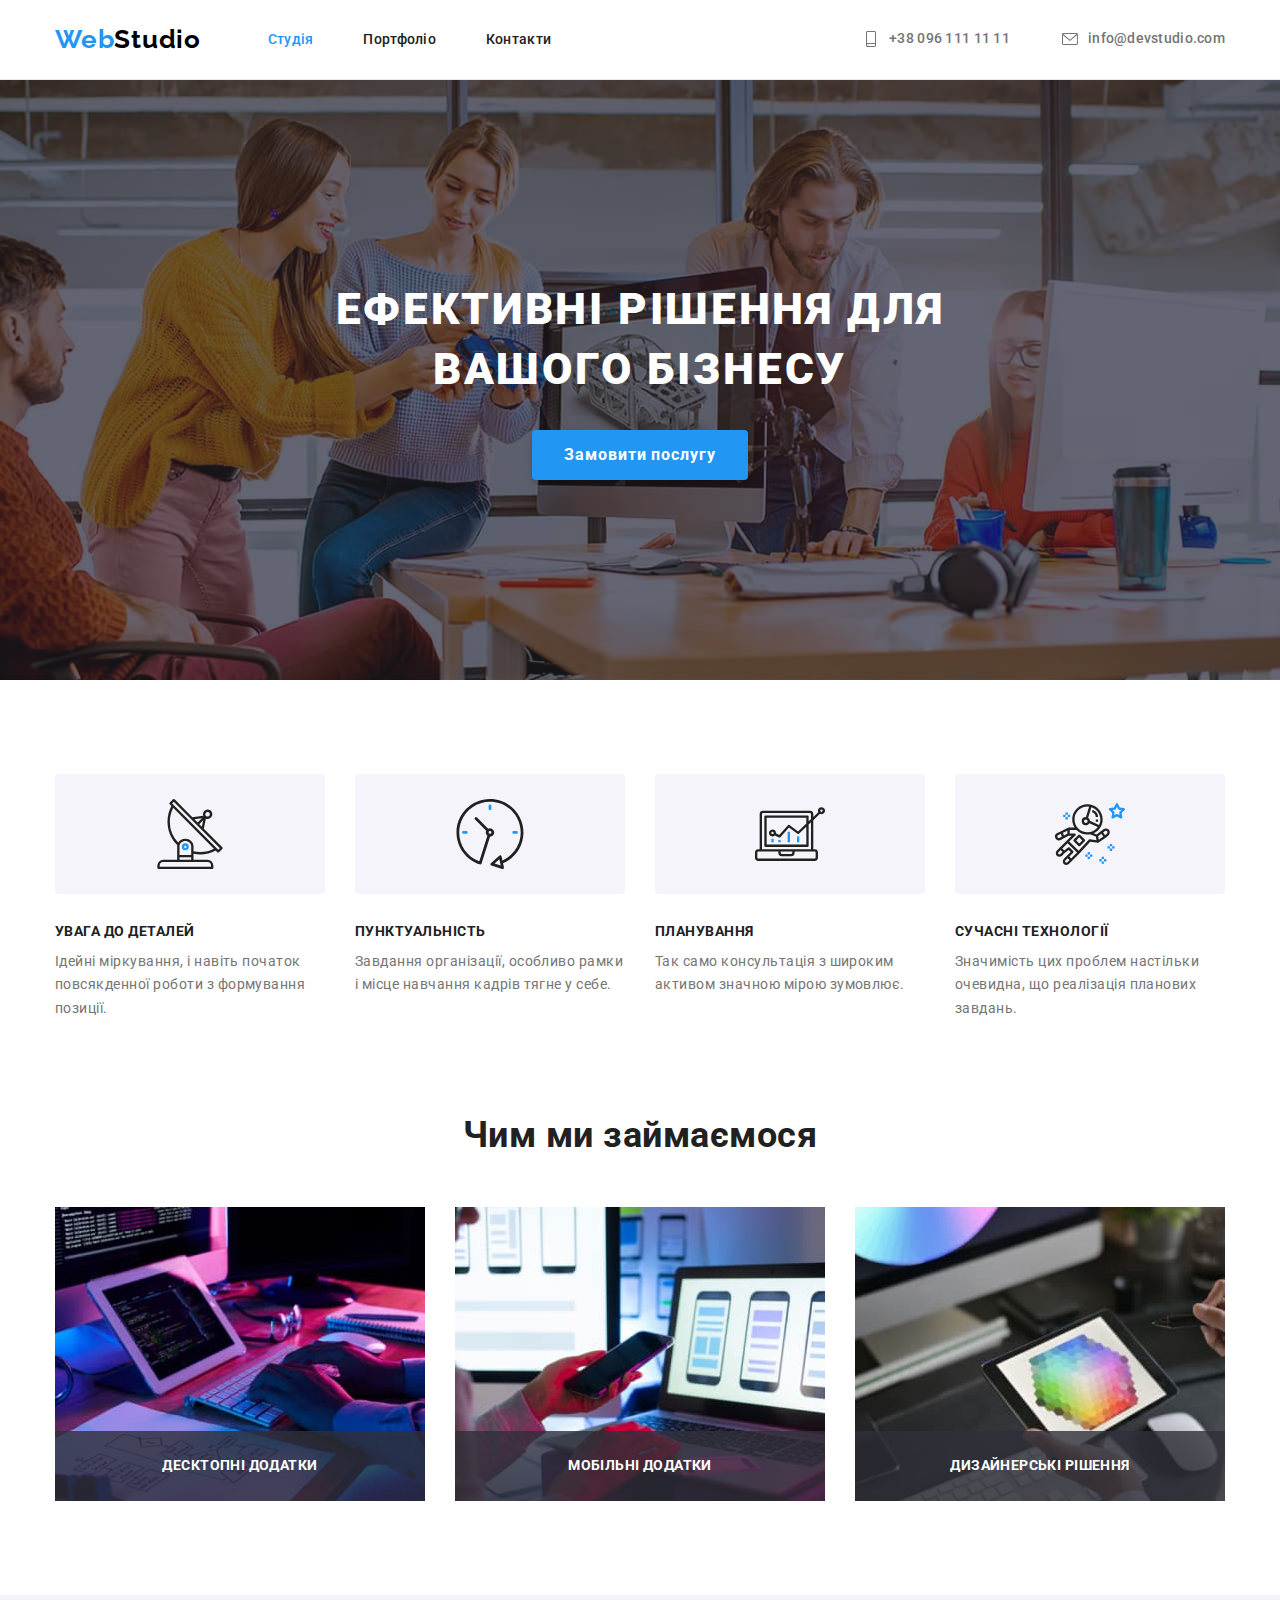
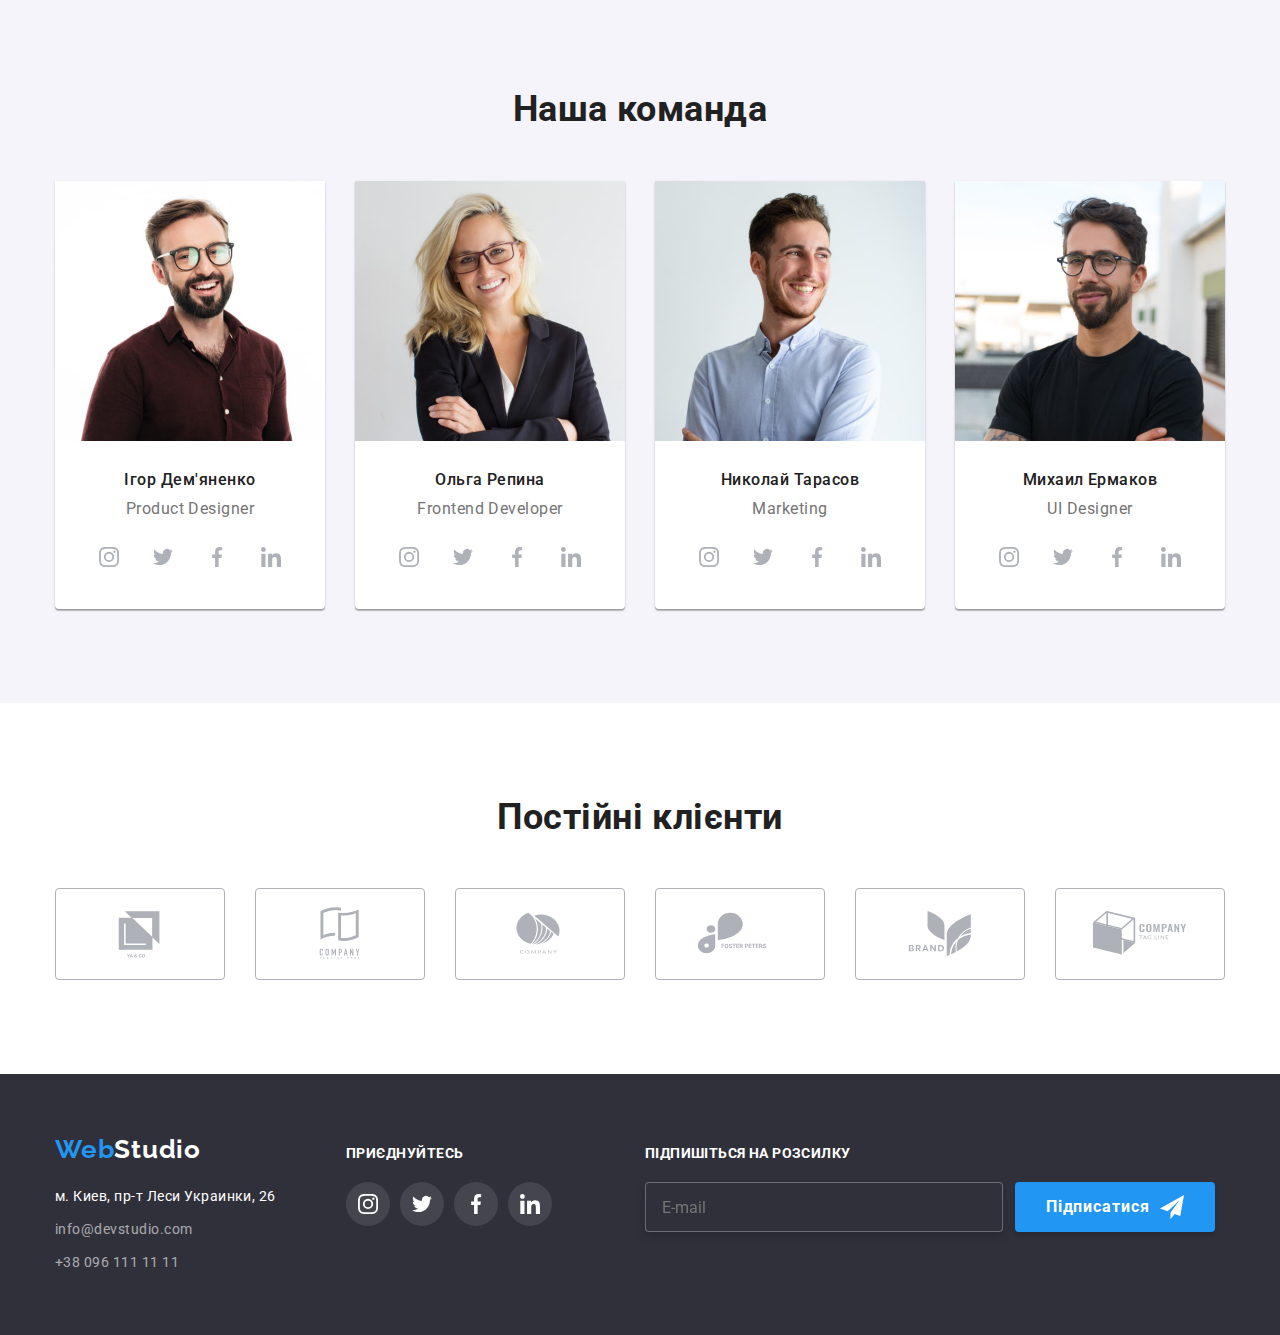
<file: index.html>
<!DOCTYPE html>
<html lang="uk">
  <head>
    <meta charset="UTF-8" />
    <meta http-equiv="X-UA-Compatible" content="IE=edge" />
    <meta name="viewport" content="width=device-width, initial-scale=1.0" />
    <link rel="preconnect" href="https://fonts.googleapis.com" />
    <link rel="preconnect" href="https://fonts.gstatic.com" crossorigin />
    <link
      href="https://fonts.googleapis.com/css2?family=Raleway:wght@700&family=Roboto:wght@400;500;700;900&display=swap"
      rel="stylesheet"
    />
    <link
      rel="stylesheet"
      href="https://cdnjs.cloudflare.com/ajax/libs/modern-normalize/1.1.0/modern-normalize.min.css"
    />
    <link rel="stylesheet" href="./css/main.min.css" />
    <title>Document</title>
  </head>
  <body>
    <!-- ********************** HEADER ********************** -->
    <header class="header">
      <div class="container">
        <a class="nav__logo nav__logo--top" href="./index.html">
          <span class="nav__logo--mod">Web</span>Studio</a
        >
        <div class="header__container" data-menu>
          <nav class="nav">
            <ul class="nav__menu list">
              <li class="nav__item">
                <a class="nav__link link current" href="./index.html">Студія</a>
              </li>
              <li class="nav__item">
                <a class="nav__link link" href="./portfolio.html">Портфоліо</a>
              </li>
              <li class="nav__item">
                <a class="nav__link link" href="#">Контакти</a>
              </li>
            </ul>
          </nav>
          <ul class="menu-contacts list address">
            <li class="menu-contacts__item">
              <a
                class="menu-contacts__contacts menu-contacts__contacts--mail link"
                href="mailto:info@devstudio.com"
              >
                <svg class="menu-contacts__icon">
                  <use class="menu-contacts__svg" href="./images/icon/icon.svg#icon-envelope"></use>
                </svg>
                info@devstudio.com
              </a>
            </li>
            <li class="menu-contacts__item">
              <a
                class="menu-contacts__contacts menu-contacts__contacts--tel link"
                href="tel:+380961111111"
              >
                <svg class="menu-contacts__icon">
                  <use
                    class="menu-contacts__svg"
                    href="./images/icon/icon.svg#icon-smartphone"
                  ></use>
                </svg>
                +38 096 111 11 11
              </a>
            </li>
          </ul>
          <ul class="header-socmenu">
            <li class="header-socmenu__item">
              <a class="header-socmenu__link" href="https://www.instagram.com/" target="_blank"
                >Instagram</a
              >
            </li>
            <li class="header-socmenu__item">
              <a class="header-socmenu__link" href="https://twitter.com/" target="_blank"
                >Twitter</a
              >
            </li>
            <li class="header-socmenu__item">
              <a class="header-socmenu__link" href="https://www.facebook.com/" target="_blank"
                >Facebook</a
              >
            </li>
            <li class="header-socmenu__item">
              <a class="header-socmenu__link" href="https://www.linkedin.com/" target="_blank"
                >LinkedIn</a
              >
            </li>
          </ul>
        </div>
        <button type="button" class="menu-button" data-menu-button aria-expanded="false">
          <svg width="40" height="40" aria-label="Перемикач меню">
            <use
              class="menu-button__icon-burger"
              href="./images/icon/icon.svg#icon-burgermenu"
            ></use>
            <use class="menu-button__icon-cross" href="./images/icon/icon.svg#icon-cross"></use>
          </svg>
        </button>
      </div>
    </header>
    <!-- ********************** MAIN ********************** -->
    <main class="main">
      <!-- ********************** Hero ********************** -->
      <section class="hero main__hero">
        <h1 class="hero__title">
          Ефективні рішення для<br />
          вашого бізнесу
        </h1>
        <button class="hero__button button-blue btn" type="button" data-modal-open>
          Замовити послугу
        </button>
      </section>
      <!-- ********************** Наші плюси ********************** -->
      <section class="ours-plus">
        <div class="container">
          <h2 class="visibility-hidden">Наші плюси</h2>
          <ul class="ours-plus__list list">
            <li class="ours-plus__item">
              <div class="ours-plus__icon">
                <svg class="ours-plus__svg">
                  <use href="./images/icon/icon.svg#icon-antenna"></use>
                </svg>
              </div>
              <div class="ours-plus__text-container">
                <h3 class="ours-plus__title">Увага до деталей</h3>
                <p class="ours-plus__text">
                  Ідейні міркування, і навіть початок повсякденної роботи з формування позиції.
                </p>
              </div>
            </li>
            <li class="ours-plus__item">
              <div class="ours-plus__icon">
                <svg class="ours-plus__svg">
                  <use href="./images/icon/icon.svg#icon-clock"></use>
                </svg>
              </div>
              <div class="ours-plus__text-container">
                <h3 class="ours-plus__title">ПУНКТУАЛЬНІСТЬ</h3>
                <p class="ours-plus__text">
                  Завдання організації, особливо рамки і місце навчання кадрів тягне у себе.
                </p>
              </div>
            </li>
            <li class="ours-plus__item">
              <div class="ours-plus__icon">
                <svg class="ours-plus__svg">
                  <use href="./images/icon/icon.svg#icon-diagram"></use>
                </svg>
              </div>
              <div class="ours-plus__text-container">
                <h3 class="ours-plus__title">ПЛАНУВАННЯ</h3>
                <p class="ours-plus__text">
                  Так само консультація з широким активом значною мірою зумовлює.
                </p>
              </div>
            </li>
            <li class="ours-plus__item">
              <div class="ours-plus__icon">
                <svg class="ours-plus__svg">
                  <use href="./images/icon/icon.svg#icon-astronaut"></use>
                </svg>
              </div>
              <div class="ours-plus__text-container">
                <h3 class="ours-plus__title">СУЧАСНІ ТЕХНОЛОГІЇ</h3>
                <p class="ours-plus__text">
                  Значимість цих проблем настільки очевидна, що реалізація планових завдань.
                </p>
              </div>
            </li>
          </ul>
        </div>
      </section>
      <!-- ********************** Чим ми займаємося ********************** -->
      <section class="work">
        <div class="container">
          <h2 class="work__title">Чим ми займаємося</h2>
          <ul class="work__list list">
            <li class="work__thumb">
              <picture>
                <source
                  srcset="./images/activ-1-desk.jpg 1x, ./images/activ-1-desk-2x.jpg 2x"
                  media="(min-width: 1200px)"
                />
                <img
                  class="work__item"
                  srcset="./images/activ-1-desk.jpg 1x, ./images/activ-1-desk-2x.jpg 2x"
                  src="./images/activ-1-desk.jpg"
                  alt="Приклад наших робіт №1"
                  width="370"
                />
              </picture>
              <p class="work__text">Десктопні додатки</p>
            </li>
            <li class="work__thumb">
              <picture>
                <source
                  srcset="./images/activ-2-desk.jpg 1x, ./images/activ-2-desk-2x.jpg 2x"
                  media="(min-width: 1200px)"
                />
                <img
                  class="work__item"
                  srcset="./images/activ-2-desk.jpg 1x, ./images/activ-2-desk-2x.jpg 2x"
                  src="./images/activ-2-desk.jpg"
                  alt="Приклад наших робіт №2"
                  width="370"
                />
              </picture>
              <p class="work__text">Мобільні додатки</p>
            </li>
            <li class="work__thumb">
              <picture>
                <source
                  srcset="./images/activ-3-desk.jpg 1x, ./images/activ-3-desk-2x.jpg 2x"
                  media="(min-width: 1200px)"
                />
                <img
                  class="work__item"
                  srcset="./images/activ-3-desk.jpg 1x, ./images/activ-3-desk-2x.jpg 2x"
                  src="./images/activ-3-desk.jpg"
                  alt="Приклад наших робіт №3"
                  width="370"
                />
              </picture>
              <p class="work__text">Дизайнерські рішення</p>
            </li>
          </ul>
        </div>
      </section>
      <!-- ********************** Наша команда ********************** -->
      <section class="team">
        <div class="container">
          <h2 class="team__title">Наша команда</h2>
          <ul class="team__list list">
            <li class="team__item">
              <picture>
                <source
                  srcset="./images/team-1-desk.jpg 1x, ./images/team-1-desk-2x.jpg 2x"
                  media="(min-width: 1200px)"
                />
                <source
                  srcset="./images/team-1-tab.jpg 1x, ./images/team-1-tab-2x.jpg 2x"
                  media="(min-width: 768px)"
                />
                <source
                  srcset="./images/team-1-mob.jpg 1x, ./images/team-1-mob-2x.jpg 2x"
                  media="(min-width: 480px)"
                />
                <img
                  srcset="./images/team-1-desk.jpg 1x, ./images/team-1-desk-2x.jpg 2x"
                  src="./images/team-1-desk.jpg"
                  alt="Фото учасника команди №1"
                  width="270"
                />
              </picture>
              <div class="team__container">
                <h3 class="team__name">Ігор Дем'яненко</h3>
                <p lang="en" class="team__prof">Product Designer</p>
                <ul class="soclist">
                  <li class="soclist__item">
                    <a class="soclist__icon" href="https://www.instagram.com/" target="_blank">
                      <svg class="soclist__svg">
                        <use href="./images/icon/icon.svg#icon-insta"></use>
                      </svg>
                    </a>
                  </li>
                  <li class="soclist__item">
                    <a class="soclist__icon" href="https://twitter.com/" target="_blank">
                      <svg class="soclist__svg">
                        <use href="./images/icon/icon.svg#icon-twiter"></use>
                      </svg>
                    </a>
                  </li>
                  <li class="soclist__item">
                    <a class="soclist__icon" href="https://www.facebook.com/" target="_blank">
                      <svg class="soclist__svg">
                        <use href="./images/icon/icon.svg#icon-facebook"></use>
                      </svg>
                    </a>
                  </li>
                  <li class="soclist__item">
                    <a class="soclist__icon" href="https://www.linkedin.com/" target="_blank">
                      <svg class="soclist__svg">
                        <use href="./images/icon/icon.svg#icon-linkedin"></use>
                      </svg>
                    </a>
                  </li>
                </ul>
              </div>
            </li>
            <li class="team__item">
              <picture>
                <source
                  srcset="./images/team-2-desk.jpg 1x, ./images/team-2-desk-2x.jpg 2x"
                  media="(min-width: 1200px)"
                />
                <source
                  srcset="./images/team-2-tab.jpg 1x, ./images/team-2-tab-2x.jpg 2x"
                  media="(min-width: 768px)"
                />
                <source
                  srcset="./images/team-2-mob.jpg 1x, ./images/team-2-mob-2x.jpg 2x"
                  media="(min-width: 480px)"
                />
                <img
                  srcset="./images/team-2-desk.jpg 1x, ./images/team-2-desk-2x.jpg 2x"
                  src="./images/team-2-desk.jpg"
                  alt="Фото учасника команди №1"
                  width="270"
                />
              </picture>
              <div class="team__container">
                <h3 class="team__name">Ольга Репина</h3>
                <p lang="en" class="team__prof">Frontend Developer</p>
                <ul class="soclist">
                  <li class="soclist__item">
                    <a class="soclist__icon" href="https://www.instagram.com/" target="_blank">
                      <svg class="soclist__svg">
                        <use href="./images/icon/icon.svg#icon-insta"></use>
                      </svg>
                    </a>
                  </li>
                  <li class="soclist__item">
                    <a class="soclist__icon" href="https://twitter.com/" target="_blank">
                      <svg class="soclist__svg">
                        <use href="./images/icon/icon.svg#icon-twiter"></use>
                      </svg>
                    </a>
                  </li>
                  <li class="soclist__item">
                    <a class="soclist__icon" href="https://www.facebook.com/" target="_blank">
                      <svg class="soclist__svg">
                        <use href="./images/icon/icon.svg#icon-facebook"></use>
                      </svg>
                    </a>
                  </li>
                  <li class="soclist__item">
                    <a class="soclist__icon" href="https://www.linkedin.com/" target="_blank">
                      <svg class="soclist__svg">
                        <use href="./images/icon/icon.svg#icon-linkedin"></use>
                      </svg>
                    </a>
                  </li>
                </ul>
              </div>
            </li>
            <li class="team__item">
              <picture>
                <source
                  srcset="./images/team-3-desk.jpg 1x, ./images/team-3-desk-2x.jpg 2x"
                  media="(min-width: 1200px)"
                />
                <source
                  srcset="./images/team-3-tab.jpg 1x, ./images/team-3-tab-2x.jpg 2x"
                  media="(min-width: 768px)"
                />
                <source
                  srcset="./images/team-3-mob.jpg 1x, ./images/team-3-mob-2x.jpg 2x"
                  media="(min-width: 480px)"
                />
                <img
                  srcset="./images/team-3-desk.jpg 1x, ./images/team-3-desk-2x.jpg 2x"
                  src="./images/team-3-desk.jpg"
                  alt="Фото учасника команди №1"
                  width="270"
                />
              </picture>
              <div class="team__container">
                <h3 class="team__name">Николай Тарасов</h3>
                <p lang="en" class="team__prof">Marketing</p>
                <ul class="soclist">
                  <li class="soclist__item">
                    <a class="soclist__icon" href="https://www.instagram.com/" target="_blank">
                      <svg class="soclist__svg">
                        <use href="./images/icon/icon.svg#icon-insta"></use>
                      </svg>
                    </a>
                  </li>
                  <li class="soclist__item">
                    <a class="soclist__icon" href="https://twitter.com/" target="_blank">
                      <svg class="soclist__svg">
                        <use href="./images/icon/icon.svg#icon-twiter"></use>
                      </svg>
                    </a>
                  </li>
                  <li class="soclist__item">
                    <a class="soclist__icon" href="https://www.facebook.com/" target="_blank">
                      <svg class="soclist__svg">
                        <use href="./images/icon/icon.svg#icon-facebook"></use>
                      </svg>
                    </a>
                  </li>
                  <li class="soclist__item">
                    <a class="soclist__icon" href="https://www.linkedin.com/" target="_blank">
                      <svg class="soclist__svg">
                        <use href="./images/icon/icon.svg#icon-linkedin"></use>
                      </svg>
                    </a>
                  </li>
                </ul>
              </div>
            </li>
            <li class="team__item">
              <picture>
                <source
                  srcset="./images/team-4-desk.jpg 1x, ./images/team-4-desk-2x.jpg 2x"
                  media="(min-width: 1200px)"
                />
                <source
                  srcset="./images/team-4-tab.jpg 1x, ./images/team-4-tab-2x.jpg 2x"
                  media="(min-width: 768px)"
                />
                <source
                  srcset="./images/team-4-mob.jpg 1x, ./images/team-4-mob-2x.jpg 2x"
                  media="(min-width: 480px)"
                />
                <img
                  srcset="./images/team-4-desk.jpg 1x, ./images/team-4-desk-2x.jpg 2x"
                  src="./images/team-4-desk.jpg"
                  alt="Фото учасника команди №1"
                  width="270"
                />
              </picture>
              <div class="team__container">
                <h3 class="team__name">Михаил Ермаков</h3>
                <p lang="en" class="team__prof">UI Designer</p>
                <ul class="soclist">
                  <li class="soclist__item">
                    <a class="soclist__icon" href="https://www.instagram.com/" target="_blank">
                      <svg class="soclist__svg">
                        <use href="./images/icon/icon.svg#icon-insta"></use>
                      </svg>
                    </a>
                  </li>
                  <li class="soclist__item">
                    <a class="soclist__icon" href="https://twitter.com/" target="_blank">
                      <svg class="soclist__svg">
                        <use href="./images/icon/icon.svg#icon-twiter"></use>
                      </svg>
                    </a>
                  </li>
                  <li class="soclist__item">
                    <a class="soclist__icon" href="https://www.facebook.com/" target="_blank">
                      <svg class="soclist__svg">
                        <use href="./images/icon/icon.svg#icon-facebook"></use>
                      </svg>
                    </a>
                  </li>
                  <li class="soclist__item">
                    <a class="soclist__icon" href="https://www.linkedin.com/" target="_blank">
                      <svg class="soclist__svg">
                        <use href="./images/icon/icon.svg#icon-linkedin"></use>
                      </svg>
                    </a>
                  </li>
                </ul>
              </div>
            </li>
          </ul>
        </div>
      </section>
      <!-- ********************** Постійні клієнти ********************** -->
      <section class="clients">
        <div class="container">
          <h2 class="clients__title">Постійні клієнти</h2>
          <ul class="clients-list">
            <li class="clients-list__item">
              <a class="clients-list__link" href="https://www.google.com/" target="_blank">
                <svg class="clients-list__svg">
                  <use
                    class="clients-list__icon"
                    href="./images/icon/icon.svg#icon-brendLogo-1"
                  ></use>
                </svg>
              </a>
            </li>
            <li class="clients-list__item">
              <a class="clients-list__link" href="https://www.google.com/" target="_blank">
                <svg class="clients-list__svg">
                  <use
                    class="clients-list__icon"
                    href="./images/icon/icon.svg#icon-brendLogo-2"
                  ></use>
                </svg>
              </a>
            </li>
            <li class="clients-list__item">
              <a class="clients-list__link" href="https://www.google.com/" target="_blank">
                <svg class="clients-list__svg">
                  <use
                    class="clients-list__icon"
                    href="./images/icon/icon.svg#icon-brendLogo-3"
                  ></use>
                </svg>
              </a>
            </li>
            <li class="clients-list__item">
              <a class="clients-list__link" href="https://www.google.com/" target="_blank">
                <svg class="clients-list__svg">
                  <use
                    class="clients-list__icon"
                    href="./images/icon/icon.svg#icon-brendLogo-4"
                  ></use>
                </svg>
              </a>
            </li>
            <li class="clients-list__item">
              <a class="clients-list__link" href="https://www.google.com/" target="_blank">
                <svg class="clients-list__svg">
                  <use
                    class="clients-list__icon"
                    href="./images/icon/icon.svg#icon-brendLogo-5"
                  ></use>
                </svg>
              </a>
            </li>
            <li class="clients-list__item">
              <a class="clients-list__link" href="https://www.google.com/" target="_blank">
                <svg class="clients-list__svg">
                  <use
                    class="clients-list__icon"
                    href="./images/icon/icon.svg#icon-brendLogo-6"
                  ></use>
                </svg>
              </a>
            </li>
          </ul>
        </div>
      </section>
    </main>
    <!-- ********************** FOOTER ********************** -->
    <footer class="footer">
      <div class="container">
        <div class="footer__container">
          <div class="contacts-container">
            <a href="./index.html" class="nav__logo footer__logo-bot">
              <span class="nav__logo--mod">Web</span>Studio</a
            >
            <address class="address">
              <ul class="footer-list list">
                <li class="footer-list__item">
                  <a
                    href="https://goo.gl/maps/CPtrU1FHBa2aNyZL9"
                    target="_blank"
                    rel="noopener noreferrer"
                    class="footer-list__address link"
                    >м. Киев, пр-т Леси Украинки, 26</a
                  >
                </li>
                <li class="footer-list__item">
                  <a class="footer-list__contacts link" href="mailto:info@devstudio.com"
                    >info@devstudio.com</a
                  >
                </li>
                <li class="footer-list__item">
                  <a class="footer-list__contacts link" href="tel:+380961111111"
                    >+38 096 111 11 11</a
                  >
                </li>
              </ul>
            </address>
          </div>
          <div class="soc-container footer__soc-container">
            <p class="soc-container__title">приєднуйтесь</p>
            <ul class="footer-soclist">
              <li class="footer-soclist__item">
                <a class="footer-soclist__icon" href="https://www.instagram.com/" target="_blank">
                  <svg class="footer-soclist__svg">
                    <use href="./images/icon/icon.svg#icon-insta"></use>
                  </svg>
                </a>
              </li>
              <li class="footer-soclist__item">
                <a class="footer-soclist__icon" href="https://twitter.com/" target="_blank">
                  <svg class="footer-soclist__svg">
                    <use href="./images/icon/icon.svg#icon-twiter"></use>
                  </svg>
                </a>
              </li>
              <li class="footer-soclist__item">
                <a class="footer-soclist__icon" href="https://www.facebook.com/" target="_blank">
                  <svg class="footer-soclist__svg">
                    <use href="./images/icon/icon.svg#icon-facebook"></use>
                  </svg>
                </a>
              </li>
              <li class="footer-soclist__item">
                <a class="footer-soclist__icon" href="https://www.linkedin.com/" target="_blank">
                  <svg class="footer-soclist__svg">
                    <use href="./images/icon/icon.svg#icon-linkedin"></use>
                  </svg>
                </a>
              </li>
            </ul>
          </div>
        </div>
        <div class="mailing">
          <p class="mailing__title">Підпишіться на розсилку</p>
          <form class="mailing__form" action="">
            <label class="mailing__label">
              <input class="mailing__input" type="email" name="mail" placeholder="E-mail" />
              <button class="mailing__button button-blue btn" type="submit" data-modal-open>
                Підписатися
                <svg class="mailing__svg">
                  <use href="./images/icon/icon.svg#icon-send"></use>
                </svg>
              </button>
            </label>
          </form>
        </div>
      </div>
    </footer>
    <!-- ********************** Modal ********************** -->
    <div class="backdrop is-hidden" data-modal>
      <div class="modal">
        <button class="modal-container" data-modal-close>
          <svg class="modal-container__cross">
            <use href="./images/icon/icon.svg#icon-cross"></use>
          </svg>
        </button>
        <p class="modal__text">Залиште свої дані, ми вам передзвонимо</p>
        <form class="modal-form">
          <ul class="modal-list">
            <li class="modal-list__item">
              <p class="modal-list__title">Ім'я</p>
              <label class="modal-list__lable">
                <input class="modal-list__input" type="text" name="name" />
                <svg class="modal-list__icon">
                  <use href="./images/icon/icon.svg#icon-human"></use>
                </svg>
              </label>
            </li>
            <li class="modal-list__item">
              <p class="modal-list__title">Телефон</p>
              <label class="modal-list__lable">
                <input class="modal-list__input" type="tel" name="tel" />
                <svg class="modal-list__icon">
                  <use href="./images/icon/icon.svg#icon-phone"></use>
                </svg>
              </label>
            </li>
            <li class="modal-list__item">
              <p class="modal-list__title">Пошта</p>
              <label class="modal-list__lable">
                <input class="modal-list__input" type="email" name="mail" />
                <svg class="modal-list__icon">
                  <use href="./images/icon/icon.svg#icon-mail"></use>
                </svg>
              </label>
            </li>
            <li>
              <label class="modal-list__lable">
                <p class="modal-list__title">Коментар</p>
                <textarea
                  class="modal-list__textarea"
                  name="feedback"
                  rows="5"
                  placeholder="Введіть текст"
                ></textarea>
              </label>
            </li>
            <li>
              <label class="modal-list__rules">
                <input class="modal-list__checbox" type="checkbox" name="hobby" value="reading" />
                <span class="modal-list__custom-checbox">
                  <svg class="modal-list__svg" width="15" height="15">
                    <use href="./images/icon/icon.svg#icon-check"></use>
                  </svg>
                </span>
                <p class="modal-list__text">
                  Погоджуюся з розсилкою та приймаю
                  <a href="https://www.google.com.ua/" target="_blank">Умови договору</a>
                </p>
              </label>
            </li>
          </ul>
          <button class="modal-form__button button-blue btn" type="submit">Відправити</button>
        </form>
      </div>
    </div>
    <!-- ********************** Scripts ********************** -->
    <script src="./JS/modal.js"></script>
    <script src="./JS/menu.js"></script>
  </body>
</html>
</file>
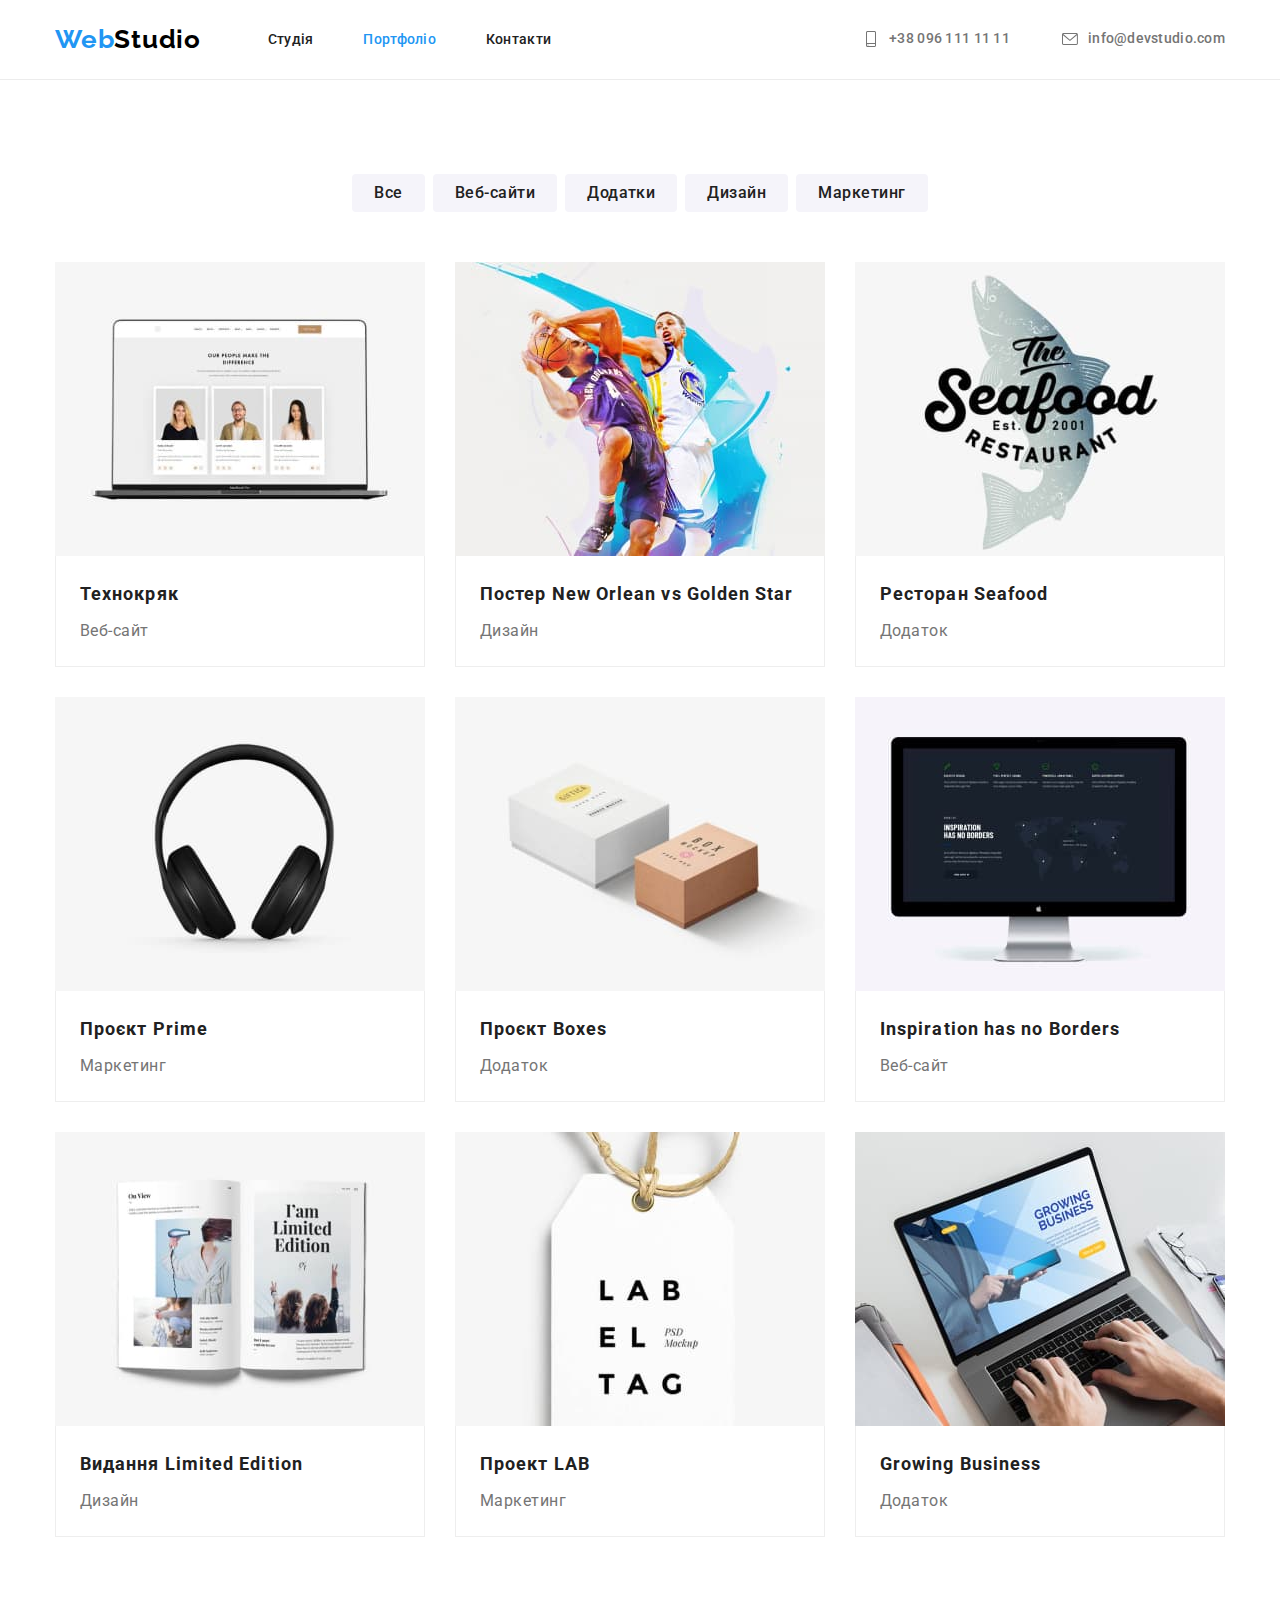
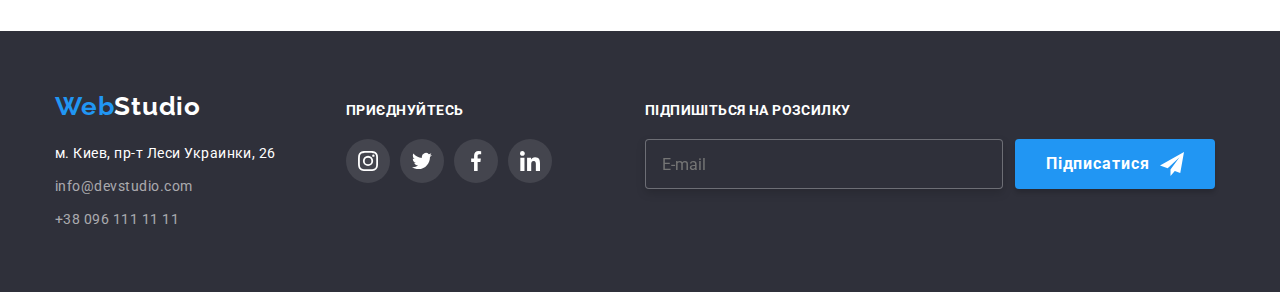
<file: portfolio.html>
<!DOCTYPE html>
<html lang="uk">
  <head>
    <meta charset="UTF-8" />
    <meta http-equiv="X-UA-Compatible" content="IE=edge" />
    <meta name="viewport" content="width=device-width, initial-scale=1.0" />
    <link rel="preconnect" href="https://fonts.googleapis.com" />
    <link rel="preconnect" href="https://fonts.gstatic.com" crossorigin />
    <link
      href="https://fonts.googleapis.com/css2?family=Raleway:wght@700&family=Roboto:wght@400;500;700;900&display=swap"
      rel="stylesheet"
    />
    <link
      rel="stylesheet"
      href="https://cdnjs.cloudflare.com/ajax/libs/modern-normalize/1.1.0/modern-normalize.min.css"
    />
    <link rel="stylesheet" href="./css/main.min.css" />
    <title>Portfolio</title>
  </head>
  <body>
    <!-- ********************** HEADER ********************** -->
    <header class="header">
      <div class="container">
        <a href="./index.html" class="nav__logo nav__logo--top">
          <span class="nav__logo--mod">Web</span>Studio</a
        >
        <div class="header__container" data-menu>
          <nav class="nav">
            <ul class="nav__menu list">
              <li class="nav__item">
                <a class="nav__link link" href="./index.html">Студія</a>
              </li>
              <li class="nav__item">
                <a class="nav__link link current" href="./portfolio.html">Портфоліо</a>
              </li>
              <li class="nav__item">
                <a class="nav__link link" href="#">Контакти</a>
              </li>
            </ul>
          </nav>
          <ul class="menu-contacts list address">
            <li class="menu-contacts__item">
              <a
                class="menu-contacts__contacts menu-contacts__contacts--mail link"
                href="mailto:info@devstudio.com"
              >
                <svg class="menu-contacts__icon">
                  <use class="menu-contacts__svg" href="./images/icon/icon.svg#icon-envelope"></use>
                </svg>
                info@devstudio.com
              </a>
            </li>
            <li class="menu-contacts__item">
              <a
                class="menu-contacts__contacts menu-contacts__contacts--tel link"
                href="tel:+380961111111"
              >
                <svg class="menu-contacts__icon">
                  <use
                    class="menu-contacts__svg"
                    href="./images/icon/icon.svg#icon-smartphone"
                  ></use>
                </svg>
                +38 096 111 11 11
              </a>
            </li>
          </ul>
          <ul class="header-socmenu">
            <li class="header-socmenu__item">
              <a class="header-socmenu__link" href="https://www.instagram.com/" target="_blank"
                >Instagram</a
              >
            </li>
            <li class="header-socmenu__item">
              <a class="header-socmenu__link" href="https://twitter.com/" target="_blank"
                >Twitter</a
              >
            </li>
            <li class="header-socmenu__item">
              <a class="header-socmenu__link" href="https://www.facebook.com/" target="_blank"
                >Facebook</a
              >
            </li>
            <li class="header-socmenu__item">
              <a class="header-socmenu__link" href="https://www.linkedin.com/" target="_blank"
                >LinkedIn</a
              >
            </li>
          </ul>
        </div>
        <button type="button" class="menu-button" data-menu-button aria-expanded="false">
          <svg width="40" height="40" aria-label="Перемикач меню">
            <use
              class="menu-button__icon-burger"
              href="./images/icon/icon.svg#icon-burgermenu"
            ></use>
            <use class="menu-button__icon-cross" href="./images/icon/icon.svg#icon-cross"></use>
          </svg>
        </button>
      </div>
    </header>
    <!-- ********************** MAIN ********************** -->
    <main class="main-port">
      <section class="filter">
        <div class="container">
          <h1 class="visibility-hidden">Фiльтри</h1>
          <ul class="filter-menu list">
            <li>
              <button type="button" class="filter-menu__button button-blue">Все</button>
            </li>
            <li>
              <button type="button" class="filter-menu__button button-blue">Веб-сайти</button>
            </li>
            <li>
              <button type="button" class="filter-menu__button button-blue">Додатки</button>
            </li>
            <li>
              <button type="button" class="filter-menu__button button-blue">Дизайн</button>
            </li>
            <li>
              <button type="button" class="filter-menu__button button-blue">Маркетинг</button>
            </li>
          </ul>
        </div>
        <div class="container">
          <ul class="card list">
            <li class="card__item">
              <a class="card__link" href="">
                <div class="card__thumb">
                  <picture>
                    <source
                      srcset="./images/proj-1-desk.jpg 1x, ./images/proj-1-desk-2x.jpg 2x"
                      media="(min-width: 1200px)"
                    />
                    <source
                      srcset="./images/proj-1-tab.jpg 1x, ./images/proj-1-tab-2x.jpg 2x"
                      media="(min-width: 768px)"
                    />
                    <source
                      srcset="./images/proj-1-mob.jpg 1x, ./images/proj-1-mob-2x.jpg 2x"
                      media="(min-width: 320px)"
                    />
                    <img
                      srcset="./images/proj-1-desk.jpg 1x, ./images/proj-1-desk.jpg 2x"
                      src="./images/proj-1-desk.jpg"
                      alt="Фото учасника команди №1"
                      width="450"
                    />
                  </picture>
                  <p class="card__overlay">
                    Ресурс пропонує комплексні пропозиції з різним рівнем функціоналу та сервісів.
                    Все це дозволить відвідувачу отримати вичерпні відомості про компанію чи
                    приватну особу.
                  </p>
                </div>
                <div class="card__container">
                  <h2 class="card__tittle">Технокряк</h2>
                  <p class="card__description">Веб-сайт</p>
                </div>
              </a>
            </li>
            <li class="card__item">
              <a class="card__link" href="">
                <div class="card__thumb">
                                    <picture>
                    <source
                      srcset="./images/proj-2-desk.jpg 1x, ./images/proj-2-desk-2x.jpg 2x"
                      media="(min-width: 1200px)"
                    />
                    <source
                      srcset="./images/proj-2-tab.jpg 1x, ./images/proj-2-tab-2x.jpg 2x"
                      media="(min-width: 768px)"
                    />
                    <source
                      srcset="./images/proj-2-mob.jpg 1x, ./images/proj-2-mob-2x.jpg 2x"
                      media="(min-width: 320px)"
                    />
                    <img
                      srcset="./images/proj-2-desk.jpg 1x, ./images/proj-2-desk.jpg 2x"
                      src="./images/proj-2-desk.jpg"
                      alt="Фото учасника команди №1"
                      width="450"
                    />
                  </picture>
                  <p class="card__overlay">
                    Ресурс пропонує комплексні пропозиції з різним рівнем функціоналу та сервісів.
                    Все це дозволить відвідувачу отримати вичерпні відомості про компанію чи
                    приватну особу.
                  </p>
                </div>
                <div class="card__container">
                  <h2 class="card__tittle">Постер New Orlean vs Golden Star</h2>
                  <p class="card__description">Дизайн</p>
                </div>
              </a>
            </li>
            <li class="card__item">
              <a class="card__link" href="">
                <div class="card__thumb">
                                    <picture>
                    <source
                      srcset="./images/proj-3-desk.jpg 1x, ./images/proj-3-desk-2x.jpg 2x"
                      media="(min-width: 1200px)"
                    />
                    <source
                      srcset="./images/proj-3-tab.jpg 1x, ./images/proj-3-tab-2x.jpg 2x"
                      media="(min-width: 768px)"
                    />
                    <source
                      srcset="./images/proj-3-mob.jpg 1x, ./images/proj-3-mob-2x.jpg 2x"
                      media="(min-width: 320px)"
                    />
                    <img
                      srcset="./images/proj-3-desk.jpg 1x, ./images/proj-3-desk.jpg 2x"
                      src="./images/proj-3-desk.jpg"
                      alt="Фото учасника команди №1"
                      width="450"
                    />
                  </picture>
                  <p class="card__overlay">
                    Ресурс пропонує комплексні пропозиції з різним рівнем функціоналу та сервісів.
                    Все це дозволить відвідувачу отримати вичерпні відомості про компанію чи
                    приватну особу.
                  </p>
                </div>
                <div class="card__container">
                  <h2 class="card__tittle">Ресторан Seafood</h2>
                  <p class="card__description">Додаток</p>
                </div>
              </a>
            </li>
            <li class="card__item">
              <a class="card__link" href="">
                <div class="card__thumb">
                                    <picture>
                    <source
                      srcset="./images/proj-4-desk.jpg 1x, ./images/proj-4-desk-2x.jpg 2x"
                      media="(min-width: 1200px)"
                    />
                    <source
                      srcset="./images/proj-4-tab.jpg 1x, ./images/proj-4-tab-2x.jpg 2x"
                      media="(min-width: 768px)"
                    />
                    <source
                      srcset="./images/proj-4-mob.jpg 1x, ./images/proj-4-mob-2x.jpg 2x"
                      media="(min-width: 320px)"
                    />
                    <img
                      srcset="./images/proj-4-desk.jpg 1x, ./images/proj-4-desk.jpg 2x"
                      src="./images/proj-4-desk.jpg"
                      alt="Фото учасника команди №1"
                      width="450"
                    />
                  </picture>
                  <p class="card__overlay">
                    Ресурс пропонує комплексні пропозиції з різним рівнем функціоналу та сервісів.
                    Все це дозволить відвідувачу отримати вичерпні відомості про компанію чи
                    приватну особу.
                  </p>
                </div>
                <div class="card__container">
                  <h2 class="card__tittle">Проєкт Prime</h2>
                  <p class="card__description">Маркетинг</p>
                </div>
              </a>
            </li>
            <li class="card__item">
              <a class="card__link" href="">
                <div class="card__thumb">
                                    <picture>
                    <source
                      srcset="./images/proj-5-desk.jpg 1x, ./images/proj-5-desk-2x.jpg 2x"
                      media="(min-width: 1200px)"
                    />
                    <source
                      srcset="./images/proj-5-tab.jpg 1x, ./images/proj-5-tab-2x.jpg 2x"
                      media="(min-width: 768px)"
                    />
                    <source
                      srcset="./images/proj-5-mob.jpg 1x, ./images/proj-5-mob-2x.jpg 2x"
                      media="(min-width: 320px)"
                    />
                    <img
                      srcset="./images/proj-5-desk.jpg 1x, ./images/proj-5-desk.jpg 2x"
                      src="./images/proj-5-desk.jpg"
                      alt="Фото учасника команди №1"
                      width="450"
                    />
                  </picture>
                  <p class="card__overlay">
                    Ресурс пропонує комплексні пропозиції з різним рівнем функціоналу та сервісів.
                    Все це дозволить відвідувачу отримати вичерпні відомості про компанію чи
                    приватну особу.
                  </p>
                </div>
                <div class="card__container">
                  <h2 class="card__tittle">Проєкт Boxes</h2>
                  <p class="card__description">Додаток</p>
                </div>
              </a>
            </li>
            <li class="card__item">
              <a class="card__link" href="">
                <div class="card__thumb">
                                    <picture>
                    <source
                      srcset="./images/proj-6-desk.jpg 1x, ./images/proj-6-desk-2x.jpg 2x"
                      media="(min-width: 1200px)"
                    />
                    <source
                      srcset="./images/proj-6-tab.jpg 1x, ./images/proj-6-tab-2x.jpg 2x"
                      media="(min-width: 768px)"
                    />
                    <source
                      srcset="./images/proj-6-mob.jpg 1x, ./images/proj-6-mob-2x.jpg 2x"
                      media="(min-width: 320px)"
                    />
                    <img
                      srcset="./images/proj-6-desk.jpg 1x, ./images/proj-6-desk.jpg 2x"
                      src="./images/proj-6-desk.jpg"
                      alt="Фото учасника команди №1"
                      width="450"
                    />
                  </picture>
                  <p class="card__overlay">
                    Ресурс пропонує комплексні пропозиції з різним рівнем функціоналу та сервісів.
                    Все це дозволить відвідувачу отримати вичерпні відомості про компанію чи
                    приватну особу.
                  </p>
                </div>
                <div class="card__container">
                  <h2 class="card__tittle">Inspiration has no Borders</h2>
                  <p class="card__description">Веб-сайт</p>
                </div>
              </a>
            </li>
            <li class="card__item">
              <a class="card__link" href="">
                <div class="card__thumb">
                                    <picture>
                    <source
                      srcset="./images/proj-7-desk.jpg 1x, ./images/proj-7-desk-2x.jpg 2x"
                      media="(min-width: 1200px)"
                    />
                    <source
                      srcset="./images/proj-7-tab.jpg 1x, ./images/proj-7-tab-2x.jpg 2x"
                      media="(min-width: 768px)"
                    />
                    <source
                      srcset="./images/proj-7-mob.jpg 1x, ./images/proj-7-mob-2x.jpg 2x"
                      media="(min-width: 320px)"
                    />
                    <img
                      srcset="./images/proj-7-desk.jpg 1x, ./images/proj-7-desk.jpg 2x"
                      src="./images/proj-7-desk.jpg"
                      alt="Фото учасника команди №1"
                      width="450"
                    />
                  </picture>
                  <p class="card__overlay">
                    Ресурс пропонує комплексні пропозиції з різним рівнем функціоналу та сервісів.
                    Все це дозволить відвідувачу отримати вичерпні відомості про компанію чи
                    приватну особу.
                  </p>
                </div>
                <div class="card__container">
                  <h2 class="card__tittle">Видання Limited Edition</h2>
                  <p class="card__description">Дизайн</p>
                </div>
              </a>
            </li>
            <li class="card__item">
              <a class="card__link" href="">
                <div class="card__thumb">
                                    <picture>
                    <source
                      srcset="./images/proj-8-desk.jpg 1x, ./images/proj-8-desk-2x.jpg 2x"
                      media="(min-width: 1200px)"
                    />
                    <source
                      srcset="./images/proj-8-tab.jpg 1x, ./images/proj-8-tab-2x.jpg 2x"
                      media="(min-width: 768px)"
                    />
                    <source
                      srcset="./images/proj-8-mob.jpg 1x, ./images/proj-8-mob-2x.jpg 2x"
                      media="(min-width: 320px)"
                    />
                    <img
                      srcset="./images/proj-8-desk.jpg 1x, ./images/proj-8-desk.jpg 2x"
                      src="./images/proj-8-desk.jpg"
                      alt="Фото учасника команди №1"
                      width="450"
                    />
                  </picture>
                  <p class="card__overlay">
                    Ресурс пропонує комплексні пропозиції з різним рівнем функціоналу та сервісів.
                    Все це дозволить відвідувачу отримати вичерпні відомості про компанію чи
                    приватну особу.
                  </p>
                </div>
                <div class="card__container">
                  <h2 class="card__tittle">Проект LAB</h2>
                  <p class="card__description">Маркетинг</p>
                </div>
              </a>
            </li>
            <li class="card__item">
              <a class="card__link" href="">
                <div class="card__thumb">
                                    <picture>
                    <source
                      srcset="./images/proj-9-desk.jpg 1x, ./images/proj-9-desk-2x.jpg 2x"
                      media="(min-width: 1200px)"
                    />
                    <source
                      srcset="./images/proj-9-tab.jpg 1x, ./images/proj-9-tab-2x.jpg 2x"
                      media="(min-width: 768px)"
                    />
                    <source
                      srcset="./images/proj-9-mob.jpg 1x, ./images/proj-9-mob-2x.jpg 2x"
                      media="(min-width: 320px)"
                    />
                    <img
                      srcset="./images/proj-9-desk.jpg 1x, ./images/proj-9-desk.jpg 2x"
                      src="./images/proj-9-desk.jpg"
                      alt="Фото учасника команди №1"
                      width="450"
                    />
                  </picture>
                  <p class="card__overlay">
                    Ресурс пропонує комплексні пропозиції з різним рівнем функціоналу та сервісів.
                    Все це дозволить відвідувачу отримати вичерпні відомості про компанію чи
                    приватну особу.
                  </p>
                </div>
                <div class="card__container">
                  <h2 class="card__tittle">Growing Business</h2>
                  <p class="card__description">Додаток</p>
                </div>
              </a>
            </li>
          </ul>
        </div>
      </section>
    </main>
    <!-- ********************** FOOTER ********************** -->
    <footer class="footer">
      <div class="container">
        <div class="footer__container">
          <div class="contacts-container">
            <a href="./index.html" class="nav__logo footer__logo-bot">
              <span class="nav__logo--mod">Web</span>Studio</a
            >
            <address class="address">
              <ul class="footer-list list">
                <li class="footer-list__item">
                  <a
                    href="https://goo.gl/maps/CPtrU1FHBa2aNyZL9"
                    target="_blank"
                    rel="noopener noreferrer"
                    class="footer-list__address link"
                    >м. Киев, пр-т Леси Украинки, 26</a
                  >
                </li>
                <li class="footer-list__item">
                  <a class="footer-list__contacts link" href="mailto:info@devstudio.com"
                    >info@devstudio.com</a
                  >
                </li>
                <li class="footer-list__item">
                  <a class="footer-list__contacts link" href="tel:+380961111111"
                    >+38 096 111 11 11</a
                  >
                </li>
              </ul>
            </address>
          </div>
          <div class="soc-container footer__soc-container">
            <p class="soc-container__title">приєднуйтесь</p>
            <ul class="footer-soclist">
              <li class="footer-soclist__item">
                <a class="footer-soclist__icon" href="https://www.instagram.com/" target="_blank">
                  <svg class="footer-soclist__svg">
                    <use href="./images/icon/icon.svg#icon-insta"></use>
                  </svg>
                </a>
              </li>
              <li class="footer-soclist__item">
                <a class="footer-soclist__icon" href="https://twitter.com/" target="_blank">
                  <svg class="footer-soclist__svg">
                    <use href="./images/icon/icon.svg#icon-twiter"></use>
                  </svg>
                </a>
              </li>
              <li class="footer-soclist__item">
                <a class="footer-soclist__icon" href="https://www.facebook.com/" target="_blank">
                  <svg class="footer-soclist__svg">
                    <use href="./images/icon/icon.svg#icon-facebook"></use>
                  </svg>
                </a>
              </li>
              <li class="footer-soclist__item">
                <a class="footer-soclist__icon" href="https://www.linkedin.com/" target="_blank">
                  <svg class="footer-soclist__svg">
                    <use href="./images/icon/icon.svg#icon-linkedin"></use>
                  </svg>
                </a>
              </li>
            </ul>
          </div>
        </div>
        <div class="mailing">
          <p class="mailing__title">Підпишіться на розсилку</p>
          <form class="mailing__form" action="">
            <label class="mailing__label">
              <input class="mailing__input" type="email" name="mail" placeholder="E-mail" />
              <button class="mailing__button button-blue btn" type="submit" data-modal-open>
                Підписатися
                <svg class="mailing__svg">
                  <use href="./images/icon/icon.svg#icon-send"></use>
                </svg>
              </button>
            </label>
          </form>
        </div>
      </div>
    </footer>
    <script src="./JS/modal.js"></script>
    <script src="./JS/menu.js"></script>
  </body>
</html>
</file>
<file: css/main.min.css>
/*! modern-normalize v1.1.0 | MIT License | https://github.com/sindresorhus/modern-normalize */*,::before,::after{box-sizing:border-box}html{-moz-tab-size:4;tab-size:4}html{line-height:1.15;-webkit-text-size-adjust:100%}body{margin:0}body{font-family:system-ui,-apple-system,"Segoe UI",Roboto,Helvetica,Arial,sans-serif,"Apple Color Emoji","Segoe UI Emoji"}hr{height:0;color:inherit}abbr[title]{text-decoration:underline dotted}b,strong{font-weight:bolder}code,kbd,samp,pre{font-family:ui-monospace,SFMono-Regular,Consolas,"Liberation Mono",Menlo,monospace;font-size:1em}small{font-size:80%}sub,sup{font-size:75%;line-height:0;position:relative;vertical-align:baseline}sub{bottom:-0.25em}sup{top:-0.5em}table{text-indent:0;border-color:inherit}button,input,optgroup,select,textarea{font-family:inherit;font-size:100%;line-height:1.15;margin:0}button,select{text-transform:none}button,[type=button],[type=reset],[type=submit]{-webkit-appearance:button}::-moz-focus-inner{border-style:none;padding:0}:-moz-focusring{outline:1px dotted ButtonText}:-moz-ui-invalid{box-shadow:none}legend{padding:0}progress{vertical-align:baseline}::-webkit-inner-spin-button,::-webkit-outer-spin-button{height:auto}[type=search]{-webkit-appearance:textfield;outline-offset:-2px}::-webkit-search-decoration{-webkit-appearance:none}::-webkit-file-upload-button{-webkit-appearance:button;font:inherit}summary{display:list-item}*,*::before,*::after{box-sizing:border-box}h1,h2,h3,h4,h5,h6,p,ul,li{list-style:none;margin:0;padding:0}a,p{text-decoration:none}img{display:block;width:100%;height:auto;max-width:100%}button{padding:0;cursor:pointer}input{padding:0;border:none;outline:none;-webkit-appearance:none}address{font-style:normal}body{font-family:"Roboto",sans-serif;letter-spacing:.03em;background-color:#fff;max-width:1600px}.link{text-decoration:none;color:#fff}.list{list-style:none;padding-left:0}.link.current{color:#2196f3}@media screen and (min-width: 768px){.link.current::after{content:"";position:absolute;bottom:0;left:0;width:100%;height:4px;background-color:#2196f3;border:none;border-radius:2px;transform:translateY(22px)}}.container{padding-left:15px;padding-right:15px;margin-left:auto;margin-right:auto}@media screen and (min-width: 480px){.container{width:480px}}@media screen and (min-width: 768px){.container{width:768px}}@media screen and (min-width: 1200px){.container{width:1200px}}.visibility-hidden{position:absolute;width:1px;height:1px;margin:-1px;border:0;padding:0;clip-path:inset(100%);clip:rect(0 0 0 0);overflow:hidden}.no-scroll{overflow:hidden}@media screen and (min-width: 768px){.no-scroll{overflow:auto}}.header{padding-top:16px;padding-bottom:16px;border-bottom:solid #ececec 1px}.header>.container{position:relative;display:flex;flex-direction:row;justify-content:space-between;align-items:center}@media screen and (max-width: 767px){.header{position:relative}}@media screen and (min-width: 768px){.header{padding-top:21px;padding-bottom:21px}}@media screen and (min-width: 1200px){.header{padding-top:24px;padding-bottom:24px}}@media screen and (max-width: 767px){.header__container{display:none;position:fixed;z-index:1;top:0;left:0;width:100%;height:100%;padding:48px 40px;background-color:#fff}.header__container.is-open{display:flex;flex-direction:column;justify-content:flex-start}}@media screen and (min-width: 768px){.header__container{display:flex;align-items:center;gap:90px}}@media screen and (min-width: 1200px){.header__container{display:flex;align-items:center;gap:312px}}.nav{display:flex;align-items:center}@media screen and (max-width: 767px){.header__container.is-open .nav{margin-bottom:auto}}.nav__menu{display:flex;overflow:hidden}@media screen and (max-width: 767px){.header__container.is-open .nav__menu{flex-direction:column;margin-left:0;gap:32px;font-family:"Roboto",sans-serif;font-weight:500;font-size:40px;line-height:1.17;text-align:center;letter-spacing:.02em}}@media screen and (min-width: 768px){.nav__menu{gap:50px;margin-left:50px}}@media screen and (min-width: 1200px){.nav__menu{gap:50px;margin-left:50px}}.nav__logo{text-decoration:none;font-family:"Raleway",sans-serif;font-weight:700;letter-spacing:.03em}@media screen and (max-width: 1199px){.nav__logo{font-size:24px;line-height:1.17}}@media screen and (min-width: 1200px){.nav__logo{font-size:26px;line-height:1.19}}.nav__logo--top{color:#000}.nav__logo--mod{color:#2196f3}.nav__link{position:relative;font-weight:500;font-size:14px;line-height:1.14;letter-spacing:.02em;color:#212121;transition:color 250ms cubic-bezier(0.4, 0, 0.2, 1)}.nav__link:focus,.nav__link:hover{color:#2196f3}@media screen and (max-width: 767px){.header__container.is-open .nav__link{display:flex;justify-content:flex-start;font-family:"Roboto",sans-serif;font-weight:500;font-size:40px;line-height:1.17;text-align:center;letter-spacing:.02em}}@media screen and (min-width: 768px)and (max-width: 1199px){.nav__link{padding-bottom:12px}}@media screen and (min-width: 1200px){.nav__link{padding-top:10px;padding-bottom:10px}}@media screen and (max-width: 767px){.menu-contacts{margin-top:50px}.header__container.is-open .menu-contacts{display:flex;flex-direction:column}}@media screen and (min-width: 768px){.menu-contacts{display:flex;flex-direction:column;align-items:flex-start;gap:10px}}@media screen and (min-width: 1200px){.menu-contacts{display:flex;flex-direction:row;align-items:center;gap:50px;margin-left:auto}}.menu-contacts__item:first-child{padding-left:2px}.menu-contacts__item:last-child{order:-1}.menu-contacts__icon{width:16px;height:16px;margin-right:10px;fill:#757575;transition:fill 250ms cubic-bezier(0.4, 0, 0.2, 1)}@media screen and (max-width: 767px){.header__container.is-open .menu-contacts__icon{display:none}}.menu-contacts__contacts{display:flex;align-items:center;font-weight:500;font-size:14px;line-height:1.14;letter-spacing:.02em;color:#757575;transition:color 250ms cubic-bezier(0.4, 0, 0.2, 1)}.menu-contacts__contacts:hover,.menu-contacts__contacts:focus{color:#2196f3}.menu-contacts__contacts:hover>.menu-contacts__icon,.menu-contacts__contacts:focus>.menu-contacts__icon{fill:#2196f3}@media screen and (max-width: 767px){.header__container.is-open .menu-contacts__contacts--mail{margin-bottom:64px;font-family:"Roboto",sans-serif;font-weight:500;font-size:24px;line-height:1.17;letter-spacing:.02em;color:#757575}}@media screen and (max-width: 767px){.header__container.is-open .menu-contacts__contacts--tel{margin-bottom:32px;font-family:"Roboto",sans-serif;font-weight:500;font-size:34px;line-height:1.17;letter-spacing:.02em;color:#2196f3}}.header-socmenu{display:none}@media screen and (max-width: 767px){.header__container.is-open .header-socmenu{display:flex;flex-wrap:wrap}}.header-socmenu__item{content:"";margin-right:10px}.header-socmenu__item:not(:last-child) :after{content:"";margin-left:10px;border:1px solid rgba(33,33,33,.2);transform:rotate(90deg)}.header-socmenu__link{font-family:"Roboto",sans-serif;font-weight:500;font-size:18px;line-height:1.22;letter-spacing:.02em;color:#2196f3}.menu-button{position:absolute;right:15px;z-index:2;display:inline-flex;margin:0;padding:0;border:none;background-color:rgba(0,0,0,0)}.menu-button .menu-button__icon-cross{display:none}.menu-button.is-open .menu-button__icon-cross{display:block}.menu-button.is-open .menu-button__icon-burger{display:none}@media screen and (min-width: 768px){.menu-button{display:none}}.menu-button:hover .menu-button__icon-burger,.menu-button:focus .menu-button__icon-burger{fill:#2196f3}.menu-button:hover .menu-button__icon-cross,.menu-button:focus .menu-button__icon-cross{fill:#2196f3}.main__hero{text-align:center;width:100%;max-width:1600px}.hero{padding-top:118px;padding-bottom:118px;background-image:linear-gradient(to right, rgba(47, 48, 58, 0.4), rgba(47, 48, 58, 0.4)),url(../images/hero-bg-mob.jpg);background-repeat:no-repeat;background-position:center;background-size:cover}@media(min-device-pixel-ratio: 2),(min-resolution: 192dpi),(min-resolution: 2dppx){.hero{background-image:linear-gradient(to right, rgba(47, 48, 58, 0.4), rgba(47, 48, 58, 0.4)),url(../images/hero-bg-mob-2x.jpg)}}@media screen and (min-width: 768px){.hero{background-image:linear-gradient(to right, rgba(47, 48, 58, 0.4), rgba(47, 48, 58, 0.4)),url(../images/hero-bg-tab.jpg);background-repeat:no-repeat;background-position:center;background-size:cover}}@media screen and (min-width: 768px)and (min-device-pixel-ratio: 2),screen and (min-width: 768px)and (min-resolution: 192dpi),screen and (min-width: 768px)and (min-resolution: 2dppx){.hero{background-image:linear-gradient(to right, rgba(47, 48, 58, 0.4), rgba(47, 48, 58, 0.4)),url(../images/hero-bg-tab-2x.jpg)}}@media screen and (min-width: 1200px){.hero{padding-top:200px;padding-bottom:200px;background-image:linear-gradient(to right, rgba(47, 48, 58, 0.4), rgba(47, 48, 58, 0.4)),url(../images/hero-bg-desk.jpg);background-repeat:no-repeat;background-position:center;background-size:cover}}@media screen and (min-width: 1200px)and (min-device-pixel-ratio: 2),screen and (min-width: 1200px)and (min-resolution: 192dpi),screen and (min-width: 1200px)and (min-resolution: 2dppx){.hero{background-image:linear-gradient(to right, rgba(47, 48, 58, 0.4), rgba(47, 48, 58, 0.4)),url(../images/hero-bg-desk-2x.jpg)}}.hero__title{padding-bottom:30px;text-align:center;text-transform:uppercase;color:#fff}@media screen and (max-width: 1199px){.hero__title{font-family:"Roboto",sans-serif;font-weight:900;font-size:26px;line-height:1.62;letter-spacing:0.06em}}@media screen and (min-width: 1200px){.hero__title{font-family:"Roboto",sans-serif;font-weight:900;font-size:44px;line-height:1.36;letter-spacing:0.06em}}.hero__button{margin:0 auto;height:50px;width:216px}@media screen and (max-width: 1199px){.ours-plus{padding-top:60px;padding-bottom:60px}}@media screen and (min-width: 1200px){.ours-plus{padding-top:94px;padding-bottom:94px}}@media screen and (min-width: 768px){.ours-plus__list{display:flex;flex-wrap:wrap;gap:30px}}@media screen and (min-width: 1200px){.ours-plus__list{display:flex;flex-wrap:wrap;gap:30px}}@media screen and (max-width: 767px){.ours-plus__item{margin-bottom:30px}}.ours-plus__icon{display:flex;justify-content:center;align-items:center;width:100 .ours-plus__icon;height:120px;margin-bottom:30px;background-color:#f5f4fa;border-radius:4px}@media screen and (min-width: 480px){.ours-plus__icon{width:450px}}@media screen and (min-width: 768px){.ours-plus__icon{width:354px}}@media screen and (min-width: 1200px){.ours-plus__icon{width:270px}}.ours-plus__svg{width:70px;height:70px}@media screen and (min-width: 480px){.ours-plus__text-container{width:450px}}@media screen and (min-width: 768px){.ours-plus__text-container{width:354px}}@media screen and (min-width: 1200px){.ours-plus__text-container{width:270px}}.ours-plus__title{margin-bottom:10px;font-weight:700;text-align:left;font-size:14px;line-height:1.14;text-transform:uppercase;color:#212121}@media screen and (max-width: 480px){.ours-plus__title{text-align:center}}.ours-plus__text{text-align:left;font-size:14px;line-height:1.71;color:#757575}.work{padding-bottom:94px}@media screen and (max-width: 1199px){.work{display:none}}.work__title{margin-top:0;text-align:center;font-weight:700;color:#212121}@media screen and (max-width: 1199px){.work__title{font-size:28px;line-height:1.18}}@media screen and (min-width: 1200px){.work__title{margin-bottom:50px;font-weight:700;font-size:36px;line-height:1.16}}.work__list{display:flex;gap:30px}.work__thumb{position:relative;font-family:"Roboto",sans-serif;font-weight:700;font-size:14px;line-height:1.14;text-align:center;letter-spacing:.03em;text-transform:uppercase;color:#fff}.work__text{position:absolute;bottom:0;display:flex;justify-content:center;align-items:center;height:70px;width:100%;background:rgba(47,48,58,.8)}.team{background-color:#f5f4fa}@media screen and (max-width: 1199px){.team{padding-top:60px;padding-bottom:60px}}@media screen and (min-width: 1200px){.team{padding-top:94px;padding-bottom:94px}}.team__title{font-weight:700;text-align:center;color:#212121}@media screen and (max-width: 1199px){.team__title{font-size:28px;line-height:1.18;margin-bottom:30px}}@media screen and (min-width: 1200px){.team__title{font-size:36px;line-height:1.16;margin-bottom:50px}}@media screen and (min-width: 768px){.team__list{display:flex;flex-wrap:wrap;gap:30px}}@media screen and (min-width: 1200px){.team__list{display:flex;justify-content:center;gap:30px}}.team__item{margin-bottom:30px;background-color:#fff;box-shadow:0px 1px 3px rgba(0,0,0,.12),0px 1px 1px rgba(0,0,0,.14),0px 2px 1px rgba(0,0,0,.2);border-radius:0px 0px 4px 4px}@media screen and (min-width: 480px)and (max-width: 767px){.team__item{margin-bottom:30px;width:450px}}@media screen and (min-width: 768px){.team__item{margin-bottom:0;width:354px}}@media screen and (min-width: 1200px){.team__item{width:270px}}.team__container{padding:30px 32px}.team__name{margin-bottom:10px;font-weight:500;font-size:16px;line-height:1.18;text-align:center;color:#212121}.team__prof{margin-bottom:16px;font-size:16px;line-height:1.18;text-align:center;color:#757575}.soclist{display:flex;justify-content:center;gap:10px}.soclist__icon{width:44px;height:44px;display:flex;justify-content:center;align-items:center;border-radius:50%;fill:#afb1b8;transition:background-color 250ms cubic-bezier(0.4, 0, 0.2, 1),fill 250ms cubic-bezier(0.4, 0, 0.2, 1)}.soclist__icon:hover,.soclist__icon:focus{background-color:#2196f3;fill:#fff}.soclist__svg{width:20px;height:20px}@media screen and (max-width: 1199px){.clients{padding-top:60px;padding-bottom:60px}}@media screen and (min-width: 1200px){.clients{padding-top:94px;padding-bottom:94px}}.clients__title{font-family:"Roboto",sans-serif;font-weight:700;font-size:36px;line-height:1.16;text-align:center;color:#212121}@media screen and (max-width: 1199px){.clients__title{font-size:28px;line-height:1.18;margin-bottom:30px}}@media screen and (min-width: 1200px){.clients__title{font-size:36px;line-height:1.16;margin-bottom:50px}}.clients-list{display:flex;justify-content:center;flex-wrap:wrap;gap:30px}.clients-list__link{display:flex;justify-content:center;align-items:center;width:210px;height:92px;border:1px solid #afb1b8;border-radius:4px;fill:#afb1b8;transition:fill 250ms cubic-bezier(0.4, 0, 0.2, 1),border 250ms cubic-bezier(0.4, 0, 0.2, 1)}.clients-list__link:hover,.clients-list__link:focus{fill:#2196f3;border:1px solid #2196f3}@media screen and (min-width: 768px){.clients-list__link{width:226px;height:92px}}@media screen and (min-width: 1200px){.clients-list__link{width:170px;height:92px}}.clients-list__svg{width:106px;height:60px}@media screen and (max-width: 1199px){.main-port{padding-top:60px;padding-bottom:60px}}@media screen and (min-width: 1200px){.main-port{padding-top:94px;padding-bottom:94px}}.filter-menu{display:flex;flex-wrap:wrap;margin-bottom:40px;margin-top:0;gap:8px}@media screen and (min-width: 768px){.filter-menu{justify-content:center}}@media screen and (min-width: 1200px){.filter-menu{display:flex;justify-content:center;margin-bottom:50px}}.filter-menu__button{padding:6px 22px;border-radius:4px;border:none;font-family:"Roboto",sans-serif;font-weight:500;font-size:16px;line-height:1.62;letter-spacing:.03em;color:#212121;background-color:#f5f4fa;transition:color 250ms cubic-bezier(0.4, 0, 0.2, 1),background-color 250ms cubic-bezier(0.4, 0, 0.2, 1),box-shadow 250ms cubic-bezier(0.4, 0, 0.2, 1)}.filter-menu__button:hover,.filter-menu__button:focus{border-radius:4px;color:#fff;background-color:#188ce8;box-shadow:0px 3px 1px rgba(0,0,0,.1),0px 1px 2px rgba(0,0,0,.08),0px 2px 2px rgba(0,0,0,.12)}.card{display:flex;flex-wrap:wrap;gap:30px}.card__item{display:flex;width:100%;max-width:450px}@media screen and (min-width: 768px){.card__item{width:354px}}@media screen and (min-width: 1200px){.card__item{width:370px}}.card__link{display:flex;flex-direction:column;flex-grow:1;transition:box-shadow 250ms cubic-bezier(0.4, 0, 0.2, 1)}.card__link:hover,.card__link:focus{display:block;box-shadow:0px 4px 4px rgba(0,0,0,.25)}.card__link:hover .card__overlay,.card__link:focus .card__overlay{transform:translateY(0%)}.card__thumb{position:relative;overflow:hidden;width:100%}.card__overlay{position:absolute;left:0;top:1px;width:100%;height:100%;padding:63px 24px;font-size:18px;line-height:1.56;letter-spacing:.03em;background-color:#2196f3;color:#fff;transform:translateY(100%);transition:transform 250ms cubic-bezier(0.4, 0, 0.2, 1)}.card__container{flex-grow:1;padding-top:20px;padding-bottom:20px;padding-left:24px;padding-right:24px;width:100%;border-left:1px solid #eee;border-right:1px solid #eee;border-bottom:1px solid #eee}.card__tittle{margin-bottom:4px;font-family:"Roboto",sans-serif;font-weight:700;font-size:18px;line-height:2;letter-spacing:.06em;color:#212121}.card__description{font-size:16px;line-height:1.88;color:#757575}.footer{background-color:#2f303a}@media screen and (max-width: 1199px){.footer{padding-top:60px;padding-bottom:60px}}@media screen and (min-width: 1200px){.footer{padding-top:60px;padding-bottom:60px}.footer>.container{display:flex;flex-direction:row;justify-content:left}}.footer>.container{align-items:stretch}.footer__container{display:flex;flex-direction:column;align-items:center}@media screen and (min-width: 768px){.footer__container{display:flex;flex-direction:row;justify-content:center;align-items:baseline}}@media screen and (max-width: 1199px){.contacts-container{display:flex;flex-direction:column;align-items:center;margin-bottom:60px}}@media screen and (min-width: 768px)and (max-width: 1199px){.contacts-container{margin-right:165px}}.footer__logo-bot{display:block;margin-bottom:20px;color:#fff}.footer-list__contacts{font-size:14px;line-height:1.71;color:rgba(255,255,255,.6);transition:color 250ms cubic-bezier(0.4, 0, 0.2, 1)}.footer-list__contacts:hover,.footer-list__contacts:focus{color:#2196f3}@media screen and (max-width: 1199px){.footer-list__contacts{display:flex;flex-direction:column;align-items:center}}.footer-list__address{transition:color 250ms cubic-bezier(0.4, 0, 0.2, 1)}.footer-list__address:hover,.footer-list__address:focus{color:#2196f3}.footer-list__item{font-family:"Roboto",sans-serif;font-size:14px;line-height:1.71;margin-bottom:9px}.footer-list__item:last-child{margin-bottom:0}@media screen and (max-width: 767px){.soc-container{display:flex;flex-direction:column;align-items:center;margin-bottom:60px}}@media screen and (min-width: 768px)and (max-width: 1199px){.soc-container{display:flex;flex-direction:column;align-items:center;flex-wrap:wrap;padding-top:5px}}@media screen and (min-width: 1200px){.soc-container{margin-left:70px;padding-top:12px}}.soc-container__title{margin-bottom:20px;font-family:"Roboto",sans-serif;font-weight:700;font-size:14px;line-height:1.14;text-transform:uppercase;color:#fff}.footer-soclist{display:flex;gap:10px;padding:0}.footer-soclist__item{display:flex;justify-content:center;align-items:center;width:44px;height:44px;border-radius:50%;background-color:rgba(255,255,255,.1);transition:background-color 250ms cubic-bezier(0.4, 0, 0.2, 1)}.footer-soclist__item:hover,.footer-soclist__item:focus{background-color:#2196f3}.footer-soclist__icon{display:flex;justify-content:center;align-items:center}.footer-soclist__svg{width:20px;height:20px;fill:#fff}.mailing{display:block}@media screen and (max-width: 1199px){.mailing{display:flex;flex-direction:column;align-items:center}}@media screen and (min-width: 1200px){.mailing{padding-top:12px;margin-left:93px}}.mailing__title{margin-bottom:20px;font-family:"Roboto",sans-serif;font-weight:700;font-size:14px;line-height:1.14;letter-spacing:.03em;text-transform:uppercase;color:#fff}.mailing__form{width:100%}.mailing__label{width:100%;display:flex;flex-direction:column;align-items:center}@media screen and (min-width: 1200px){.mailing__label{flex-direction:row}}.mailing__input{width:100%;padding-left:16px;padding-top:12px;padding-bottom:12px;color:#fff;border:1px solid rgba(255,255,255,.3);filter:drop-shadow(0px 4px 4px rgba(0, 0, 0, 0.15));border-radius:4px;background-color:#2f303a}@media screen and (max-width: 1199px){.mailing__input{max-width:450px;margin-bottom:20px}}@media screen and (min-width: 1200px){.mailing__input{width:358px;height:50px;margin-right:12px}}.mailing__button{height:50px;width:200px}.mailing__svg{margin-left:10px;width:24px;height:24px}.backdrop{position:fixed;top:0;left:0;z-index:3;width:100%;height:100%;background:rgba(0,0,0,.2);opacity:1;transition:opacity 250ms cubic-bezier(0.4, 0, 0.2, 1)}.backdrop.is-hidden{opacity:0;pointer-events:none;visibility:hidden}.modal{display:block;width:100%;height:100%;position:absolute;top:50%;left:50%;transform:translate(-50%, -50%);padding:40px;border-radius:4px;background-color:#fff}@media screen and (max-width: 1199px){.modal{max-width:450Px;max-height:609px}}@media screen and (min-width: 1200px){.modal{max-width:528px;max-height:581px}}.modal-container{position:absolute;display:flex;justify-content:center;align-items:center;top:8px;right:8px;width:30px;height:30px;border-radius:50%;border:1px solid rgba(0,0,0,.1);background:#fff;fill:#212121;cursor:pointer}.modal-container__cross{width:30px;height:30px;fill:#212121;transition:fill 250ms cubic-bezier(0.4, 0, 0.2, 1)}.modal-container:hover>.modal-container__cross,.modal-container:focus>.modal-container__cross{fill:#2196f3}.modal__text{margin-bottom:12px;font-family:"Roboto",sans-serif;font-weight:700;font-size:20px;line-height:1.15;text-align:center;letter-spacing:.03em;color:#212121}.modal-form{display:flex;flex-direction:column;justify-content:center;align-items:center}.modal-list__item{margin-bottom:10px}.modal-list__rules{position:relative;display:flex;align-items:center;justify-content:center;margin-top:20px;margin-bottom:30px}.modal-list__rules a{color:#2196f3;text-decoration:underline}.modal-list__title{margin-bottom:4px;font-family:"Roboto",sans-serif;font-size:12px;line-height:14px;letter-spacing:1.16;color:#757575}.modal-list__input{display:block;height:40px;width:100%;padding-top:12px;padding-bottom:12px;padding-left:43px;border:1px solid rgba(33,33,33,.2);border-radius:4px;transition:border 250ms cubic-bezier(0.4, 0, 0.2, 1)}.modal-list__input:hover,.modal-list__input:focus,.modal-list__input:focus-within{border:1px solid #2196f3;border-radius:4px;cursor:pointer}.modal-list__lable{display:block;position:relative}.modal-list__icon{position:absolute;left:12px;bottom:50%;transform:translateY(50%);width:18px;height:18px;fill:#212121;transition:fill 250ms cubic-bezier(0.4, 0, 0.2, 1)}.modal-list__lable:hover>.modal-list__icon,.modal-list__lable:focus>.modal-list__icon{fill:#2196f3}.modal-list__lable:focus-within>.modal-list__icon{fill:#2196f3}.modal-list__textarea{width:100%;height:120px;padding:12px 16px;resize:none;border:1px solid rgba(33,33,33,.2);border-radius:4px}.modal-list__textarea:focus-within{outline:1px solid #2196f3}.modal-list__textarea::placeholder{font-family:"Roboto",sans-serif;font-size:12px;line-height:1.166;letter-spacing:.01em;color:rgba(117,117,117,.5)}.modal-list__custom-checbox{display:flex;align-items:center;justify-content:center;width:16px;height:15px;border:2px solid #212121;border-radius:4px;margin-right:8px;fill:rgba(0,0,0,0)}.modal-list__checbox:checked+.modal-list__custom-checbox{background-color:#2196f3;border-color:rgba(0,0,0,0);fill:#fff}.modal-list__text{font-family:"Roboto",sans-serif;letter-spacing:.03em;color:#757575}@media screen and (max-width: 1199px){.modal-list__text{font-size:12px;line-height:1.166}}@media screen and (min-width: 1200px){.modal-list__text{font-size:14px;line-height:1.71}}.modal-form__button{height:50px;width:200px}.btn{display:flex;align-items:center;justify-content:center;font-family:"Roboto",sans-serif;font-weight:700;font-size:16px;line-height:1.88;letter-spacing:.06em;box-shadow:0px 4px 4px rgba(0,0,0,.15);border-radius:4px;border:#2196f3;color:#fff;background-color:#2196f3;transition:color 250ms cubic-bezier(0.4, 0, 0.2, 1),background-color 250ms cubic-bezier(0.4, 0, 0.2, 1)}.btn:hover,.btn:focus{box-shadow:0px 4px 4px rgba(0,0,0,.15);background-color:#188ce8}/*# sourceMappingURL=main.min.css.map */
</file>
